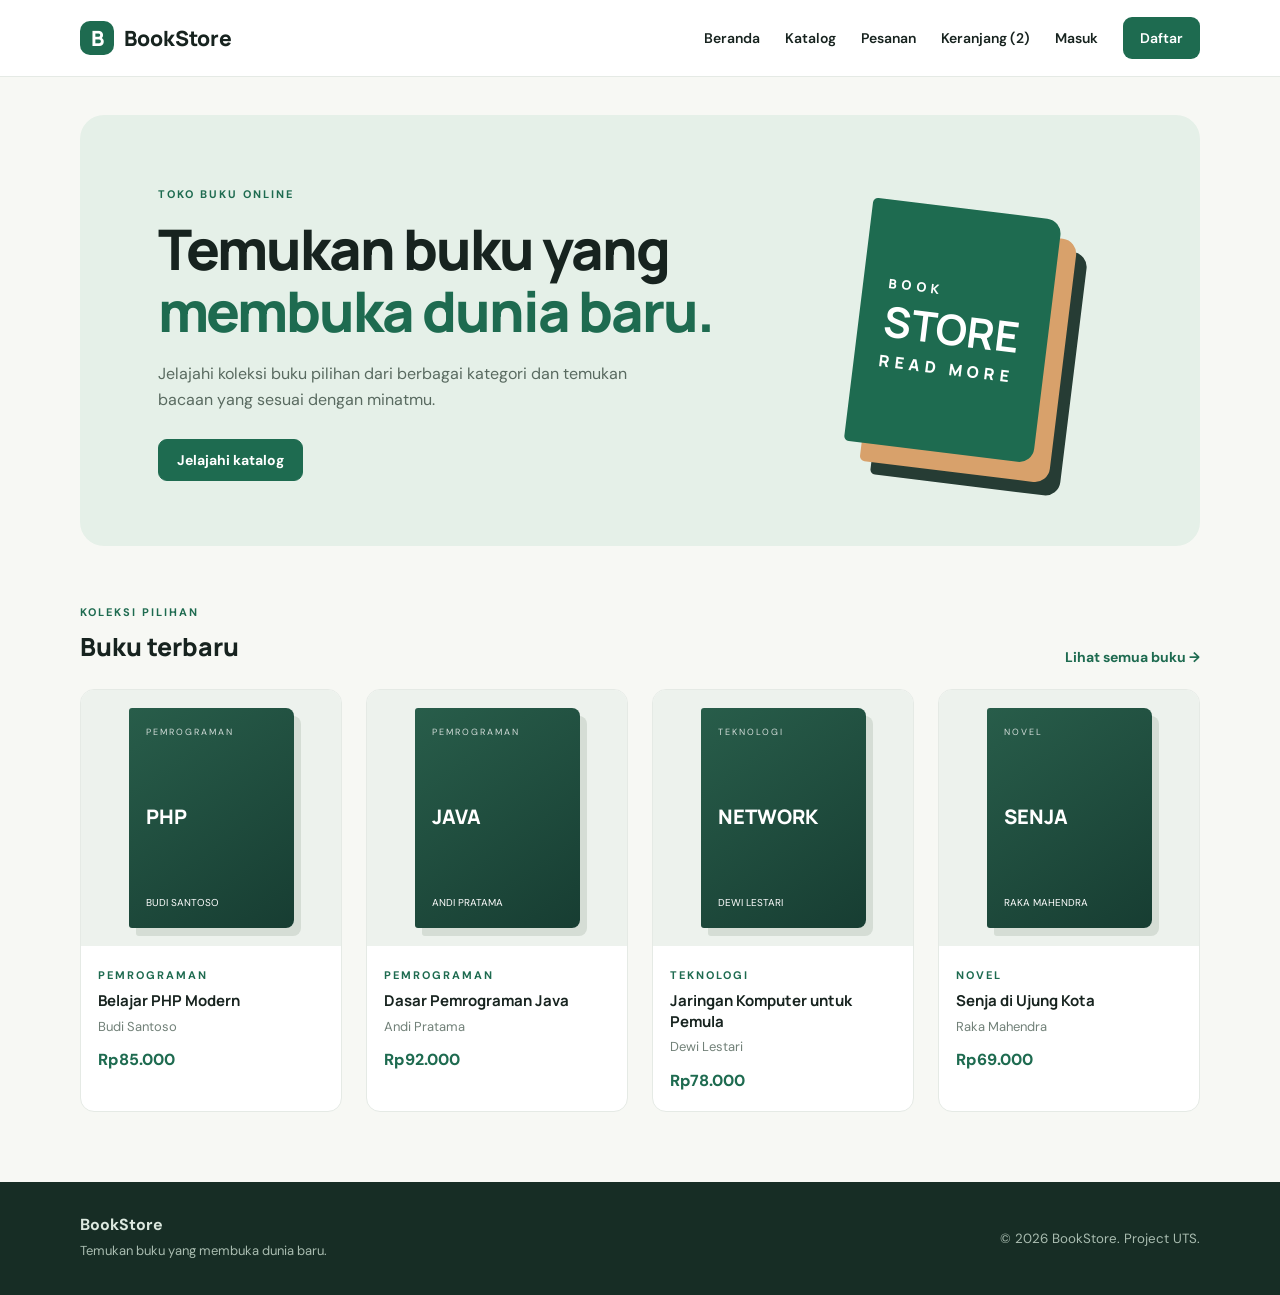
<file: index.html>
<!doctype html><html lang="id"><head><meta charset="utf-8"><meta name="viewport" content="width=device-width, initial-scale=1"><title>Beranda - BookStore</title><link rel="stylesheet" href="assets/css/style.css"></head><body><header class="site-header"><div class="container nav-wrap"><a class="brand" href="index.html"><span class="brand-mark">B</span> BookStore</a><nav><a href="index.html">Beranda</a><a href="pages/katalog.html">Katalog</a><a href="pages/riwayat.html">Pesanan</a><a href="pages/keranjang.html">Keranjang (2)</a><a href="pages/login.html">Masuk</a><a class="nav-cta" href="pages/register.html">Daftar</a></nav></div></header><main class="container main-content"><section class="hero"><div><span class="eyebrow">TOKO BUKU ONLINE</span><h1>Temukan buku yang<br><em>membuka dunia baru.</em></h1><p>Jelajahi koleksi buku pilihan dari berbagai kategori dan temukan bacaan yang sesuai dengan minatmu.</p><a class="btn btn-primary" href="pages/katalog.html">Jelajahi katalog</a></div><div class="hero-art"><div class="book-stack"><span>BOOK</span><b>STORE</b><i>READ MORE</i></div></div></section><div class="section-heading"><div><span class="eyebrow">KOLEKSI PILIHAN</span><h2>Buku terbaru</h2></div><a class="text-link" href="pages/katalog.html">Lihat semua buku →</a></div><div class="book-grid"><article class="book-card"><a class="book-cover" href="pages/detail-buku.html"><div class="cover-art "><small>Pemrograman</small><strong>PHP</strong><span>BUDI SANTOSO</span></div></a><div class="book-info"><span class="eyebrow">Pemrograman</span><h3>Belajar PHP Modern</h3><p>Budi Santoso</p><strong class="price">Rp85.000</strong></div></article><article class="book-card"><a class="book-cover" href="pages/detail-buku.html"><div class="cover-art blue"><small>Pemrograman</small><strong>JAVA</strong><span>ANDI PRATAMA</span></div></a><div class="book-info"><span class="eyebrow">Pemrograman</span><h3>Dasar Pemrograman Java</h3><p>Andi Pratama</p><strong class="price">Rp92.000</strong></div></article><article class="book-card"><a class="book-cover" href="pages/detail-buku.html"><div class="cover-art purple"><small>Teknologi</small><strong>NETWORK</strong><span>DEWI LESTARI</span></div></a><div class="book-info"><span class="eyebrow">Teknologi</span><h3>Jaringan Komputer untuk Pemula</h3><p>Dewi Lestari</p><strong class="price">Rp78.000</strong></div></article><article class="book-card"><a class="book-cover" href="pages/detail-buku.html"><div class="cover-art orange"><small>Novel</small><strong>SENJA</strong><span>RAKA MAHENDRA</span></div></a><div class="book-info"><span class="eyebrow">Novel</span><h3>Senja di Ujung Kota</h3><p>Raka Mahendra</p><strong class="price">Rp69.000</strong></div></article></div></main><footer class="site-footer"><div class="container footer-inner"><div><strong>BookStore</strong><p>Temukan buku yang membuka dunia baru.</p></div><small>© 2026 BookStore. Project UTS.</small></div></footer></body></html>
</file>
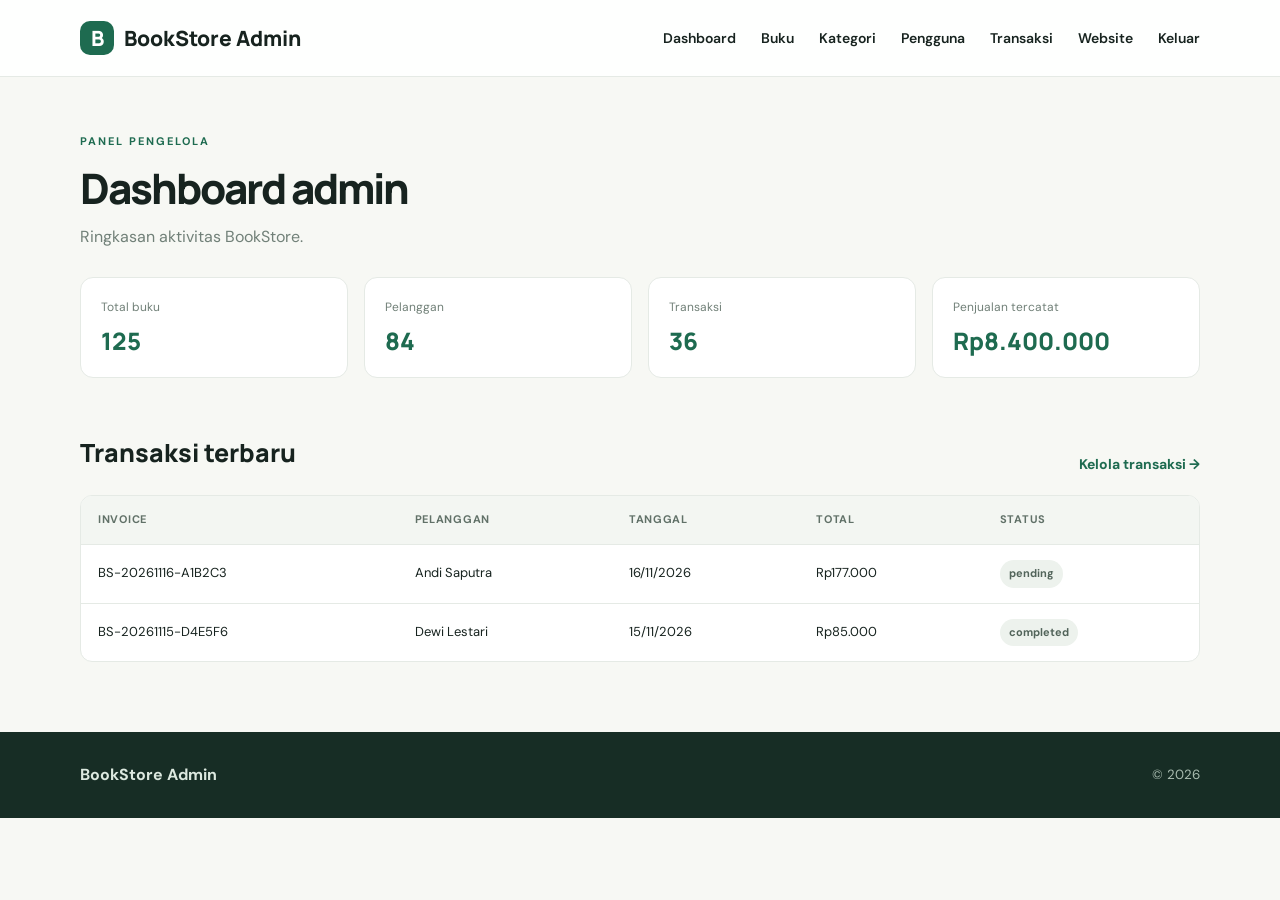
<file: admin/index.html>
<!doctype html><html lang="id"><head><meta charset="utf-8"><meta name="viewport" content="width=device-width, initial-scale=1"><title>Dashboard - BookStore</title><link rel="stylesheet" href="../assets/css/style.css"></head><body><header class="site-header"><div class="container nav-wrap"><a class="brand" href="../index.html"><span class="brand-mark">B</span> BookStore Admin</a><nav><a href="index.html">Dashboard</a><a href="books.html">Buku</a><a href="categories.html">Kategori</a><a href="users.html">Pengguna</a><a href="orders.html">Transaksi</a><a href="../index.html">Website</a><a href="../pages/login.html">Keluar</a></nav></div></header><main class="container main-content"><div class="page-heading"><span class="eyebrow">Panel pengelola</span><h1>Dashboard admin</h1><p>Ringkasan aktivitas BookStore.</p></div><div class="stats-grid"><div class="stat-card"><span>Total buku</span><strong>125</strong></div><div class="stat-card"><span>Pelanggan</span><strong>84</strong></div><div class="stat-card"><span>Transaksi</span><strong>36</strong></div><div class="stat-card"><span>Penjualan tercatat</span><strong>Rp8.400.000</strong></div></div><div class="section-heading"><h2>Transaksi terbaru</h2><a class="text-link" href="orders.html">Kelola transaksi →</a></div><div class="table-wrap"><table><thead><tr><th>Invoice</th><th>Pelanggan</th><th>Tanggal</th><th>Total</th><th>Status</th></tr></thead><tbody><tr><td>BS-20261116-A1B2C3</td><td>Andi Saputra</td><td>16/11/2026</td><td>Rp177.000</td><td><span class="badge">pending</span></td></tr><tr><td>BS-20261115-D4E5F6</td><td>Dewi Lestari</td><td>15/11/2026</td><td>Rp85.000</td><td><span class="badge">completed</span></td></tr></tbody></table></div></main><footer class="site-footer"><div class="container footer-inner"><strong>BookStore Admin</strong><small>© 2026</small></div></footer></body></html>
</file>
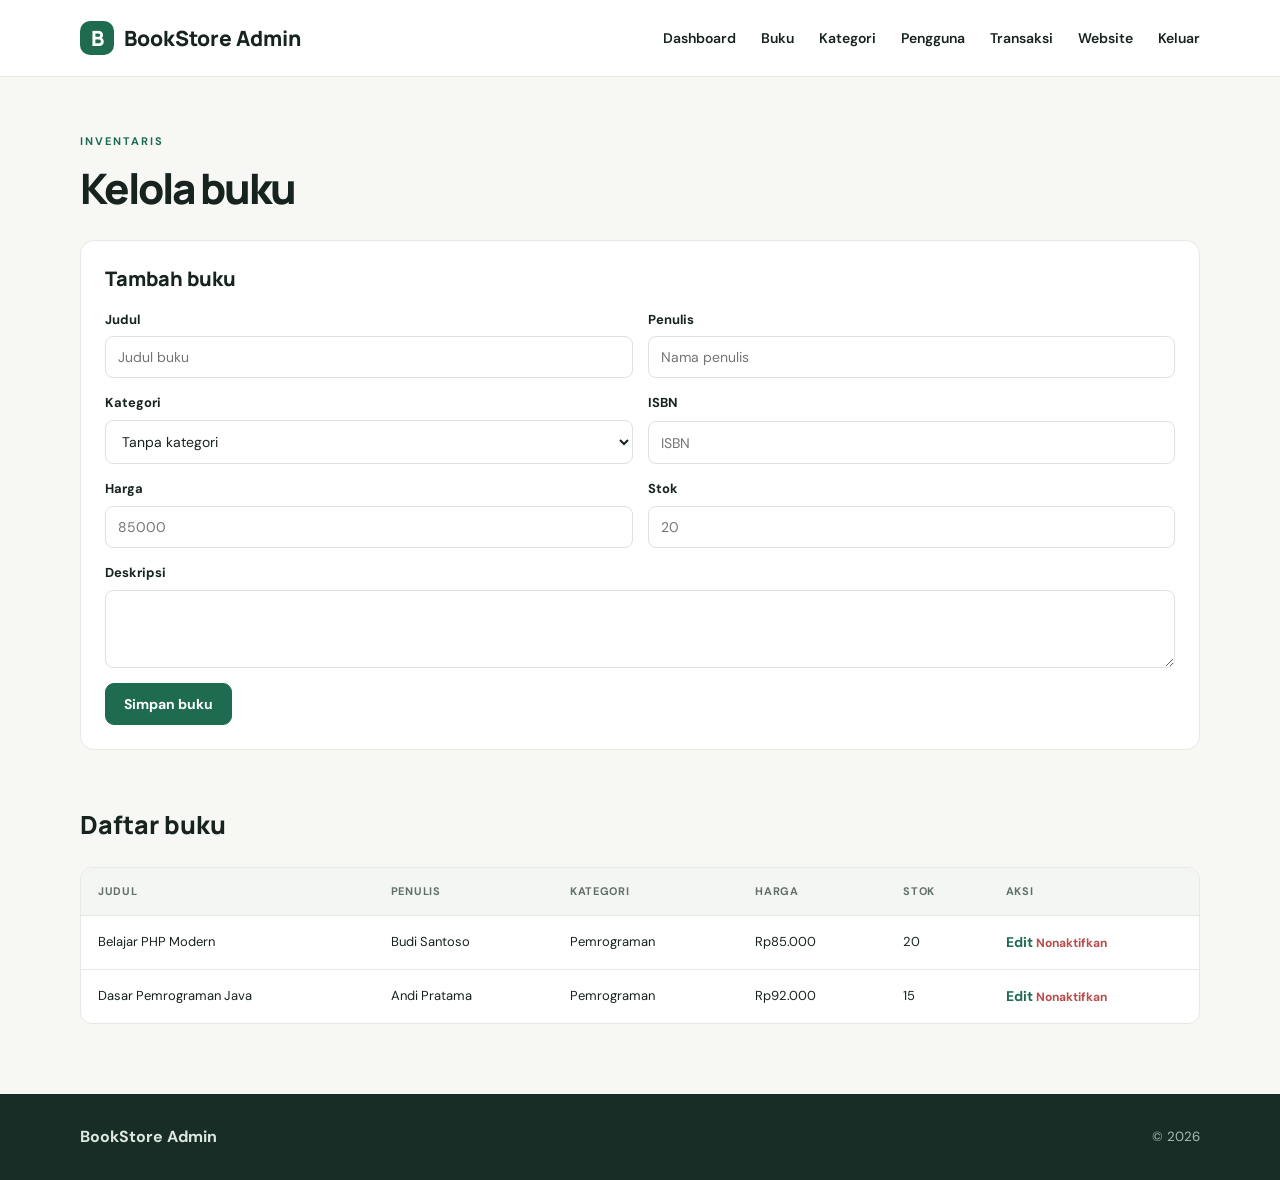
<file: admin/books.html>
<!doctype html><html lang="id"><head><meta charset="utf-8"><meta name="viewport" content="width=device-width, initial-scale=1"><title>Kelola buku - BookStore</title><link rel="stylesheet" href="../assets/css/style.css"></head><body><header class="site-header"><div class="container nav-wrap"><a class="brand" href="../index.html"><span class="brand-mark">B</span> BookStore Admin</a><nav><a href="index.html">Dashboard</a><a href="books.html">Buku</a><a href="categories.html">Kategori</a><a href="users.html">Pengguna</a><a href="orders.html">Transaksi</a><a href="../index.html">Website</a><a href="../pages/login.html">Keluar</a></nav></div></header><main class="container main-content"><div class="page-heading"><span class="eyebrow">Inventaris</span><h1>Kelola buku</h1></div><section class="panel"><h2>Tambah buku</h2><form class="admin-form"><label>Judul<input placeholder="Judul buku"></label><label>Penulis<input placeholder="Nama penulis"></label><label>Kategori<select><option>Tanpa kategori</option><option>Pemrograman</option><option>Teknologi</option></select></label><label>ISBN<input placeholder="ISBN"></label><label>Harga<input type="number" min="0" placeholder="85000"></label><label>Stok<input type="number" min="0" placeholder="20"></label><label class="full">Deskripsi<textarea rows="3"></textarea></label><div class="full"><button class="btn btn-primary" type="button">Simpan buku</button></div></form></section><div class="section-heading"><h2>Daftar buku</h2></div><div class="table-wrap"><table><thead><tr><th>Judul</th><th>Penulis</th><th>Kategori</th><th>Harga</th><th>Stok</th><th>Aksi</th></tr></thead><tbody><tr><td>Belajar PHP Modern</td><td>Budi Santoso</td><td>Pemrograman</td><td>Rp85.000</td><td>20</td><td><a class="text-link" href="#">Edit</a> <button class="link-button danger-text">Nonaktifkan</button></td></tr><tr><td>Dasar Pemrograman Java</td><td>Andi Pratama</td><td>Pemrograman</td><td>Rp92.000</td><td>15</td><td><a class="text-link" href="#">Edit</a> <button class="link-button danger-text">Nonaktifkan</button></td></tr></tbody></table></div></main><footer class="site-footer"><div class="container footer-inner"><strong>BookStore Admin</strong><small>© 2026</small></div></footer></body></html>
</file>
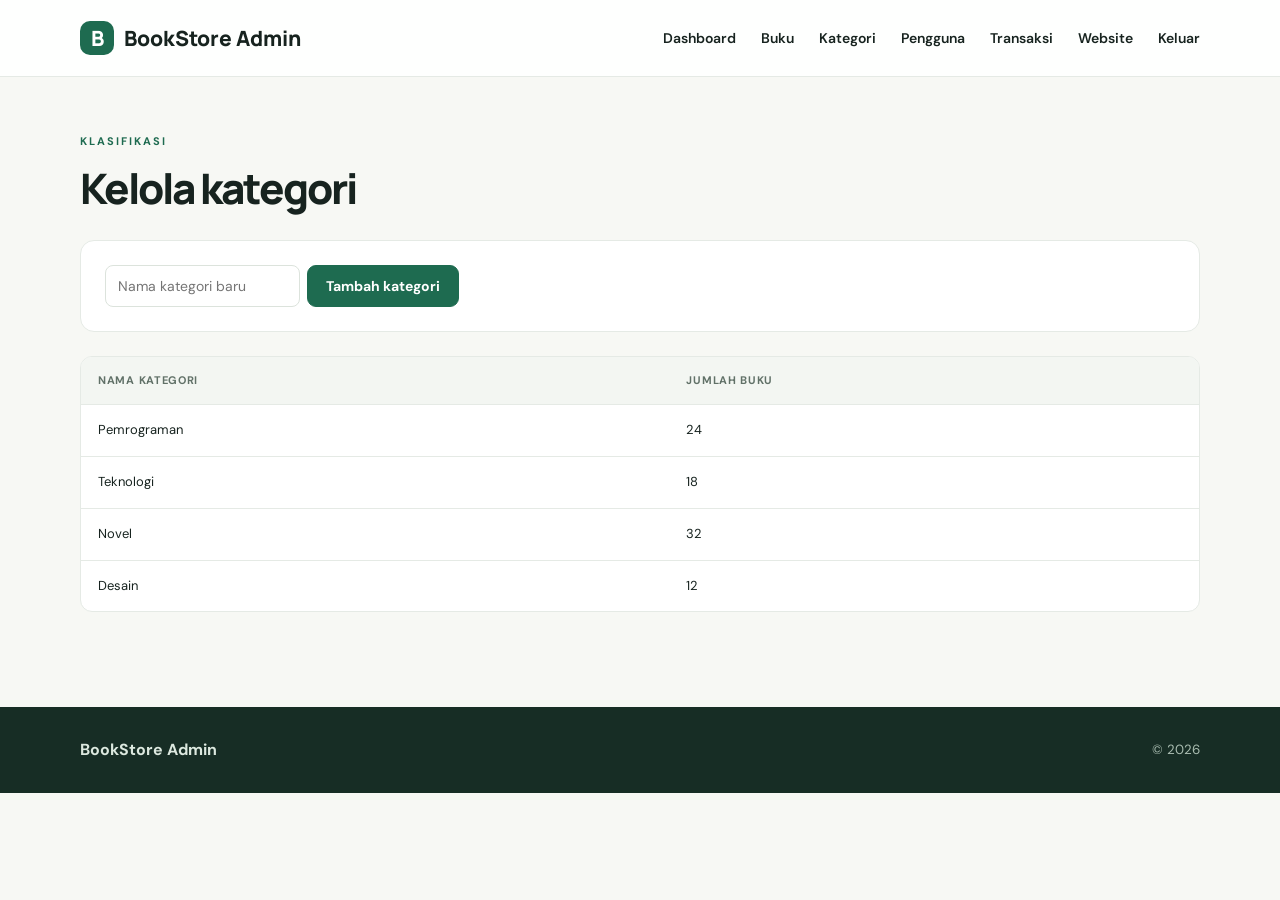
<file: admin/categories.html>
<!doctype html><html lang="id"><head><meta charset="utf-8"><meta name="viewport" content="width=device-width, initial-scale=1"><title>Kategori - BookStore</title><link rel="stylesheet" href="../assets/css/style.css"></head><body><header class="site-header"><div class="container nav-wrap"><a class="brand" href="../index.html"><span class="brand-mark">B</span> BookStore Admin</a><nav><a href="index.html">Dashboard</a><a href="books.html">Buku</a><a href="categories.html">Kategori</a><a href="users.html">Pengguna</a><a href="orders.html">Transaksi</a><a href="../index.html">Website</a><a href="../pages/login.html">Keluar</a></nav></div></header><main class="container main-content"><div class="page-heading"><span class="eyebrow">Klasifikasi</span><h1>Kelola kategori</h1></div><section class="panel"><form class="inline-form"><input placeholder="Nama kategori baru"><button class="btn btn-primary" type="button">Tambah kategori</button></form></section><div class="table-wrap"><table><thead><tr><th>Nama kategori</th><th>Jumlah buku</th></tr></thead><tbody><tr><td>Pemrograman</td><td>24</td></tr><tr><td>Teknologi</td><td>18</td></tr><tr><td>Novel</td><td>32</td></tr><tr><td>Desain</td><td>12</td></tr></tbody></table></div></main><footer class="site-footer"><div class="container footer-inner"><strong>BookStore Admin</strong><small>© 2026</small></div></footer></body></html>
</file>
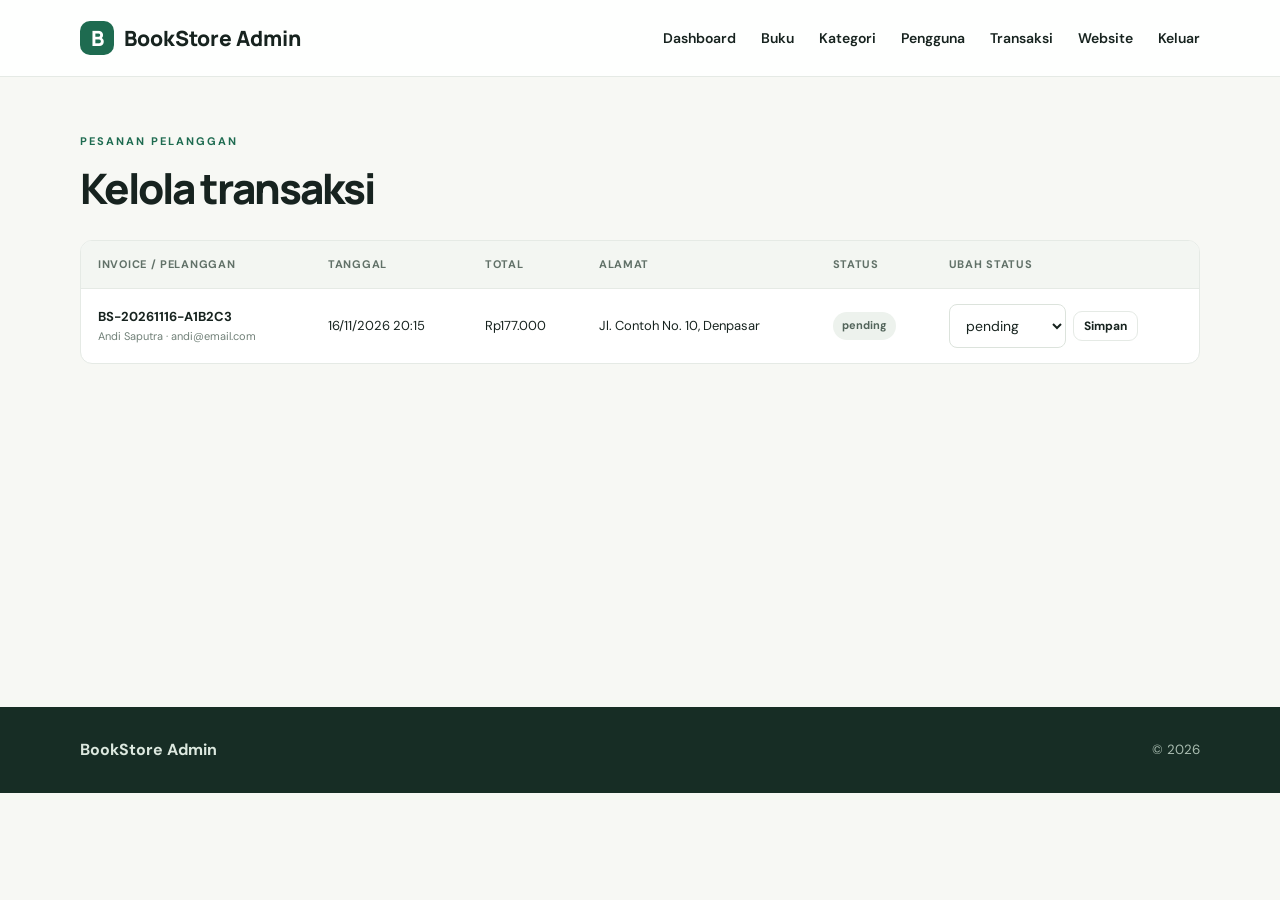
<file: admin/orders.html>
<!doctype html><html lang="id"><head><meta charset="utf-8"><meta name="viewport" content="width=device-width, initial-scale=1"><title>Transaksi - BookStore</title><link rel="stylesheet" href="../assets/css/style.css"></head><body><header class="site-header"><div class="container nav-wrap"><a class="brand" href="../index.html"><span class="brand-mark">B</span> BookStore Admin</a><nav><a href="index.html">Dashboard</a><a href="books.html">Buku</a><a href="categories.html">Kategori</a><a href="users.html">Pengguna</a><a href="orders.html">Transaksi</a><a href="../index.html">Website</a><a href="../pages/login.html">Keluar</a></nav></div></header><main class="container main-content"><div class="page-heading"><span class="eyebrow">Pesanan pelanggan</span><h1>Kelola transaksi</h1></div><div class="table-wrap"><table><thead><tr><th>Invoice / Pelanggan</th><th>Tanggal</th><th>Total</th><th>Alamat</th><th>Status</th><th>Ubah status</th></tr></thead><tbody><tr><td><strong>BS-20261116-A1B2C3</strong><small class="table-sub">Andi Saputra · andi@email.com</small></td><td>16/11/2026 20:15</td><td>Rp177.000</td><td>Jl. Contoh No. 10, Denpasar</td><td><span class="badge">pending</span></td><td><form class="inline-form"><select><option>pending</option><option>paid</option><option>processing</option><option>shipped</option><option>completed</option><option>cancelled</option></select><button class="btn btn-small" type="button">Simpan</button></form></td></tr></tbody></table></div></main><footer class="site-footer"><div class="container footer-inner"><strong>BookStore Admin</strong><small>© 2026</small></div></footer></body></html>
</file>
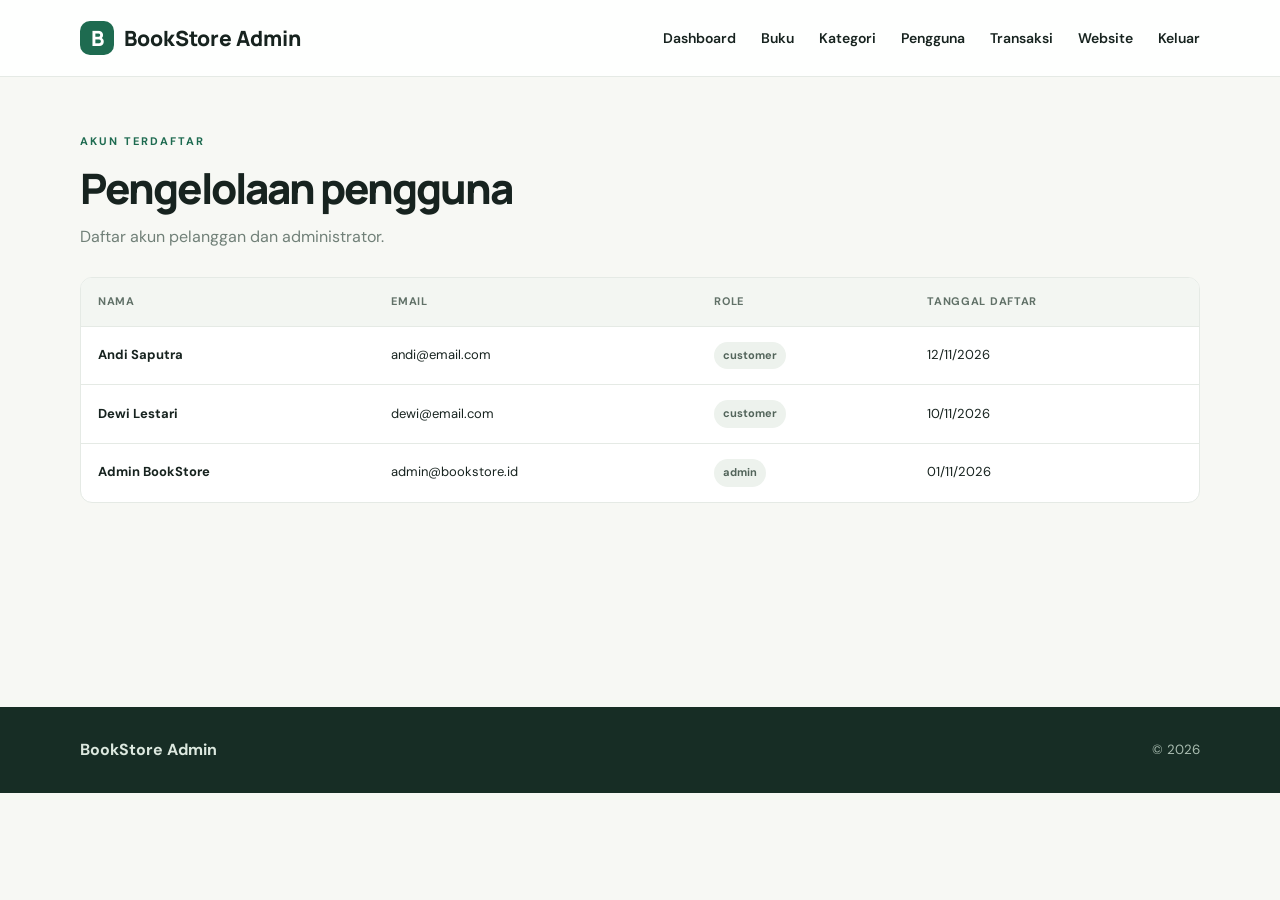
<file: admin/users.html>
<!doctype html><html lang="id"><head><meta charset="utf-8"><meta name="viewport" content="width=device-width, initial-scale=1"><title>Pengguna - BookStore</title><link rel="stylesheet" href="../assets/css/style.css"></head><body><header class="site-header"><div class="container nav-wrap"><a class="brand" href="../index.html"><span class="brand-mark">B</span> BookStore Admin</a><nav><a href="index.html">Dashboard</a><a href="books.html">Buku</a><a href="categories.html">Kategori</a><a href="users.html">Pengguna</a><a href="orders.html">Transaksi</a><a href="../index.html">Website</a><a href="../pages/login.html">Keluar</a></nav></div></header><main class="container main-content"><div class="page-heading"><span class="eyebrow">Akun terdaftar</span><h1>Pengelolaan pengguna</h1><p>Daftar akun pelanggan dan administrator.</p></div><div class="table-wrap"><table><thead><tr><th>Nama</th><th>Email</th><th>Role</th><th>Tanggal daftar</th></tr></thead><tbody><tr><td><strong>Andi Saputra</strong></td><td>andi@email.com</td><td><span class="badge">customer</span></td><td>12/11/2026</td></tr><tr><td><strong>Dewi Lestari</strong></td><td>dewi@email.com</td><td><span class="badge">customer</span></td><td>10/11/2026</td></tr><tr><td><strong>Admin BookStore</strong></td><td>admin@bookstore.id</td><td><span class="badge">admin</span></td><td>01/11/2026</td></tr></tbody></table></div></main><footer class="site-footer"><div class="container footer-inner"><strong>BookStore Admin</strong><small>© 2026</small></div></footer></body></html>
</file>
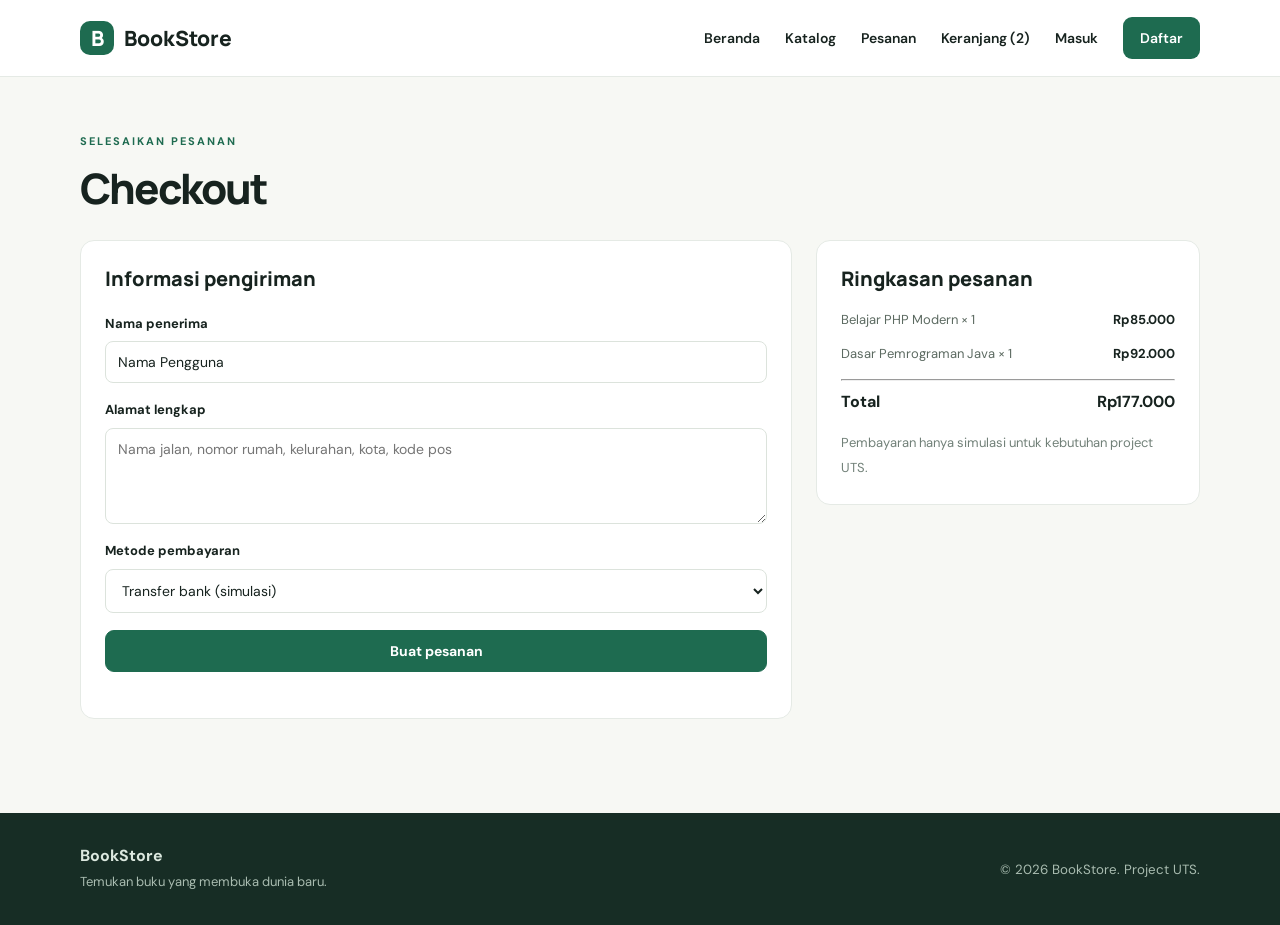
<file: pages/checkout.html>
<!doctype html><html lang="id"><head><meta charset="utf-8"><meta name="viewport" content="width=device-width, initial-scale=1"><title>Checkout - BookStore</title><link rel="stylesheet" href="../assets/css/style.css"></head><body><header class="site-header"><div class="container nav-wrap"><a class="brand" href="../index.html"><span class="brand-mark">B</span> BookStore</a><nav><a href="../index.html">Beranda</a><a href="../pages/katalog.html">Katalog</a><a href="../pages/riwayat.html">Pesanan</a><a href="../pages/keranjang.html">Keranjang (2)</a><a href="../pages/login.html">Masuk</a><a class="nav-cta" href="../pages/register.html">Daftar</a></nav></div></header><main class="container main-content"><div class="page-heading"><span class="eyebrow">Selesaikan pesanan</span><h1>Checkout</h1></div><div class="checkout-layout"><section class="panel"><h2>Informasi pengiriman</h2><form class="form-stack"><label>Nama penerima<input value="Nama Pengguna" disabled></label><label>Alamat lengkap<textarea rows="4" placeholder="Nama jalan, nomor rumah, kelurahan, kota, kode pos"></textarea></label><label>Metode pembayaran<select><option>Transfer bank (simulasi)</option><option>E-Wallet (simulasi)</option><option>Bayar di tempat (COD)</option></select></label><button class="btn btn-primary" type="button">Buat pesanan</button></form></section><aside class="panel"><h2>Ringkasan pesanan</h2><div class="summary-line"><span>Belajar PHP Modern × 1</span><strong>Rp85.000</strong></div><div class="summary-line"><span>Dasar Pemrograman Java × 1</span><strong>Rp92.000</strong></div><hr><div class="summary-line total-line"><span>Total</span><strong>Rp177.000</strong></div><small class="muted">Pembayaran hanya simulasi untuk kebutuhan project UTS.</small></aside></div></main><footer class="site-footer"><div class="container footer-inner"><div><strong>BookStore</strong><p>Temukan buku yang membuka dunia baru.</p></div><small>© 2026 BookStore. Project UTS.</small></div></footer></body></html>
</file>
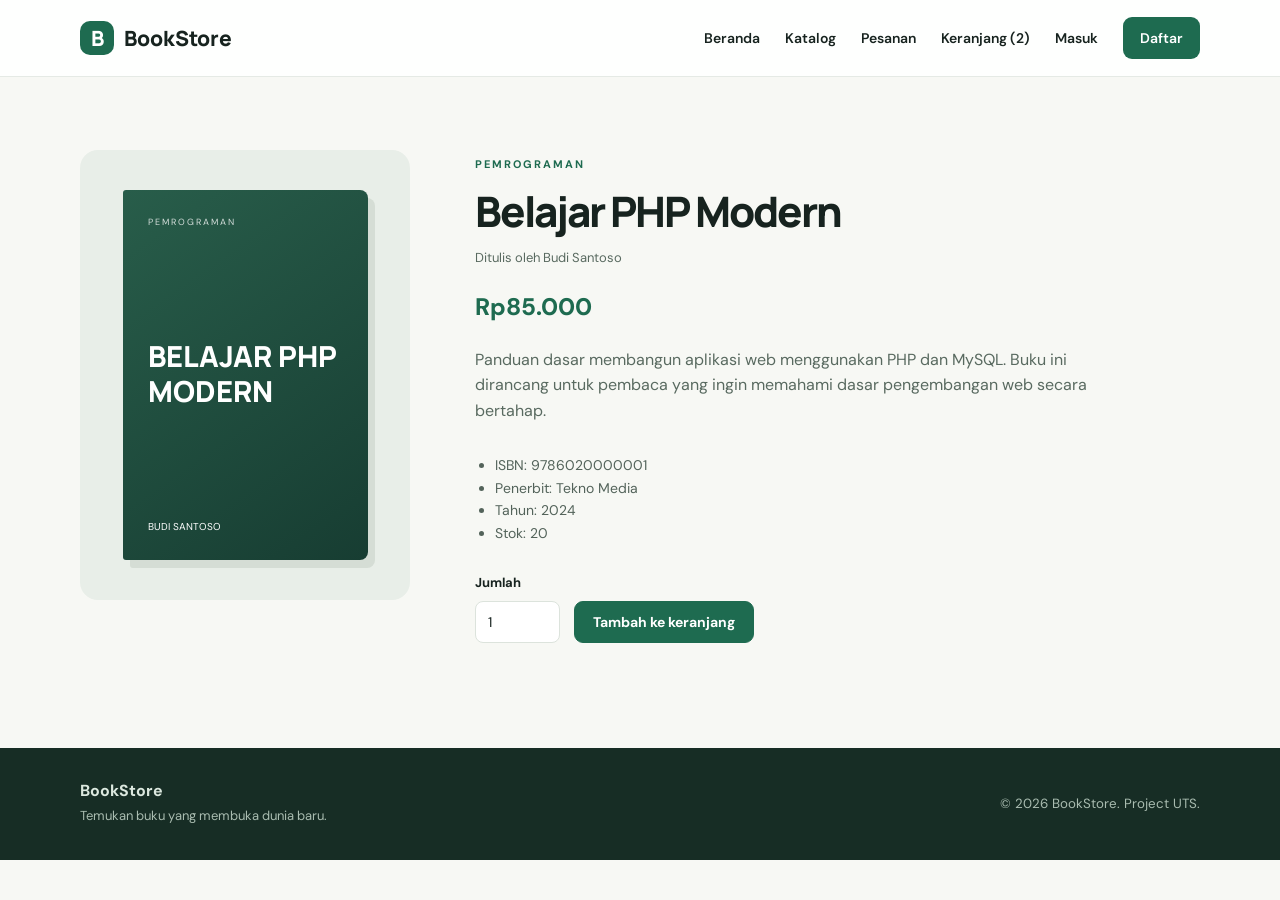
<file: pages/detail-buku.html>
<!doctype html><html lang="id"><head><meta charset="utf-8"><meta name="viewport" content="width=device-width, initial-scale=1"><title>Belajar PHP Modern - BookStore</title><link rel="stylesheet" href="../assets/css/style.css"></head><body><header class="site-header"><div class="container nav-wrap"><a class="brand" href="../index.html"><span class="brand-mark">B</span> BookStore</a><nav><a href="../index.html">Beranda</a><a href="../pages/katalog.html">Katalog</a><a href="../pages/riwayat.html">Pesanan</a><a href="../pages/keranjang.html">Keranjang (2)</a><a href="../pages/login.html">Masuk</a><a class="nav-cta" href="../pages/register.html">Daftar</a></nav></div></header><main class="container main-content"><div class="detail-layout"><div class="detail-cover"><div class="cover-art large"><small>PEMROGRAMAN</small><strong>BELAJAR PHP MODERN</strong><span>BUDI SANTOSO</span></div></div><div class="detail-copy"><span class="eyebrow">Pemrograman</span><h1>Belajar PHP Modern</h1><p class="muted">Ditulis oleh Budi Santoso</p><h2 class="price">Rp85.000</h2><p>Panduan dasar membangun aplikasi web menggunakan PHP dan MySQL. Buku ini dirancang untuk pembaca yang ingin memahami dasar pengembangan web secara bertahap.</p><ul class="book-meta"><li>ISBN: 9786020000001</li><li>Penerbit: Tekno Media</li><li>Tahun: 2024</li><li>Stok: 20</li></ul><form class="add-form"><label>Jumlah <input type="number" value="1" min="1" max="20"></label><a class="btn btn-primary" href="login.html">Tambah ke keranjang</a></form></div></div></main><footer class="site-footer"><div class="container footer-inner"><div><strong>BookStore</strong><p>Temukan buku yang membuka dunia baru.</p></div><small>© 2026 BookStore. Project UTS.</small></div></footer></body></html>
</file>
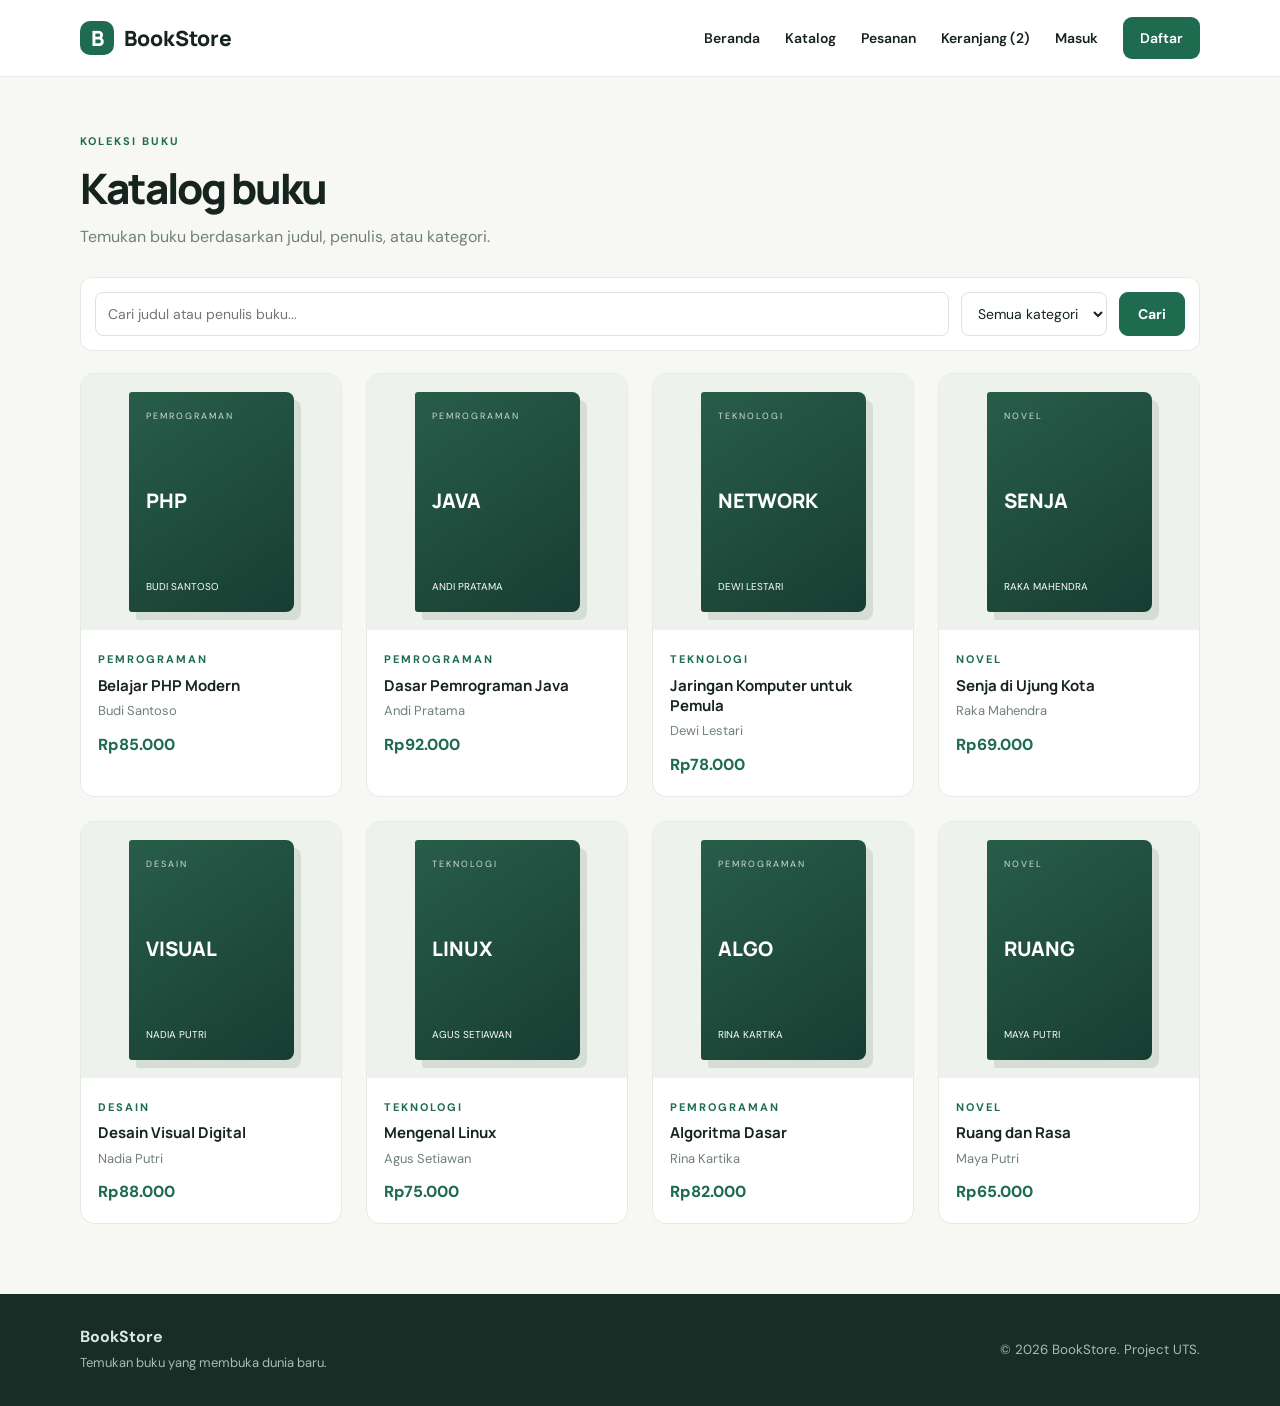
<file: pages/katalog.html>
<!doctype html><html lang="id"><head><meta charset="utf-8"><meta name="viewport" content="width=device-width, initial-scale=1"><title>Katalog buku - BookStore</title><link rel="stylesheet" href="../assets/css/style.css"></head><body><header class="site-header"><div class="container nav-wrap"><a class="brand" href="../index.html"><span class="brand-mark">B</span> BookStore</a><nav><a href="../index.html">Beranda</a><a href="../pages/katalog.html">Katalog</a><a href="../pages/riwayat.html">Pesanan</a><a href="../pages/keranjang.html">Keranjang (2)</a><a href="../pages/login.html">Masuk</a><a class="nav-cta" href="../pages/register.html">Daftar</a></nav></div></header><main class="container main-content"><div class="page-heading"><span class="eyebrow">KOLEKSI BUKU</span><h1>Katalog buku</h1><p>Temukan buku berdasarkan judul, penulis, atau kategori.</p></div><form class="filter-bar"><input type="search" placeholder="Cari judul atau penulis buku..."><select><option>Semua kategori</option><option>Pemrograman</option><option>Teknologi</option><option>Novel</option><option>Desain</option></select><button class="btn btn-primary" type="button">Cari</button></form><div class="book-grid"><article class="book-card"><a class="book-cover" href="../pages/detail-buku.html"><div class="cover-art "><small>Pemrograman</small><strong>PHP</strong><span>BUDI SANTOSO</span></div></a><div class="book-info"><span class="eyebrow">Pemrograman</span><h3>Belajar PHP Modern</h3><p>Budi Santoso</p><strong class="price">Rp85.000</strong></div></article><article class="book-card"><a class="book-cover" href="../pages/detail-buku.html"><div class="cover-art blue"><small>Pemrograman</small><strong>JAVA</strong><span>ANDI PRATAMA</span></div></a><div class="book-info"><span class="eyebrow">Pemrograman</span><h3>Dasar Pemrograman Java</h3><p>Andi Pratama</p><strong class="price">Rp92.000</strong></div></article><article class="book-card"><a class="book-cover" href="../pages/detail-buku.html"><div class="cover-art purple"><small>Teknologi</small><strong>NETWORK</strong><span>DEWI LESTARI</span></div></a><div class="book-info"><span class="eyebrow">Teknologi</span><h3>Jaringan Komputer untuk Pemula</h3><p>Dewi Lestari</p><strong class="price">Rp78.000</strong></div></article><article class="book-card"><a class="book-cover" href="../pages/detail-buku.html"><div class="cover-art orange"><small>Novel</small><strong>SENJA</strong><span>RAKA MAHENDRA</span></div></a><div class="book-info"><span class="eyebrow">Novel</span><h3>Senja di Ujung Kota</h3><p>Raka Mahendra</p><strong class="price">Rp69.000</strong></div></article><article class="book-card"><a class="book-cover" href="../pages/detail-buku.html"><div class="cover-art blue"><small>Desain</small><strong>VISUAL</strong><span>NADIA PUTRI</span></div></a><div class="book-info"><span class="eyebrow">Desain</span><h3>Desain Visual Digital</h3><p>Nadia Putri</p><strong class="price">Rp88.000</strong></div></article><article class="book-card"><a class="book-cover" href="../pages/detail-buku.html"><div class="cover-art purple"><small>Teknologi</small><strong>LINUX</strong><span>AGUS SETIAWAN</span></div></a><div class="book-info"><span class="eyebrow">Teknologi</span><h3>Mengenal Linux</h3><p>Agus Setiawan</p><strong class="price">Rp75.000</strong></div></article><article class="book-card"><a class="book-cover" href="../pages/detail-buku.html"><div class="cover-art "><small>Pemrograman</small><strong>ALGO</strong><span>RINA KARTIKA</span></div></a><div class="book-info"><span class="eyebrow">Pemrograman</span><h3>Algoritma Dasar</h3><p>Rina Kartika</p><strong class="price">Rp82.000</strong></div></article><article class="book-card"><a class="book-cover" href="../pages/detail-buku.html"><div class="cover-art orange"><small>Novel</small><strong>RUANG</strong><span>MAYA PUTRI</span></div></a><div class="book-info"><span class="eyebrow">Novel</span><h3>Ruang dan Rasa</h3><p>Maya Putri</p><strong class="price">Rp65.000</strong></div></article></div></main><footer class="site-footer"><div class="container footer-inner"><div><strong>BookStore</strong><p>Temukan buku yang membuka dunia baru.</p></div><small>© 2026 BookStore. Project UTS.</small></div></footer></body></html>
</file>
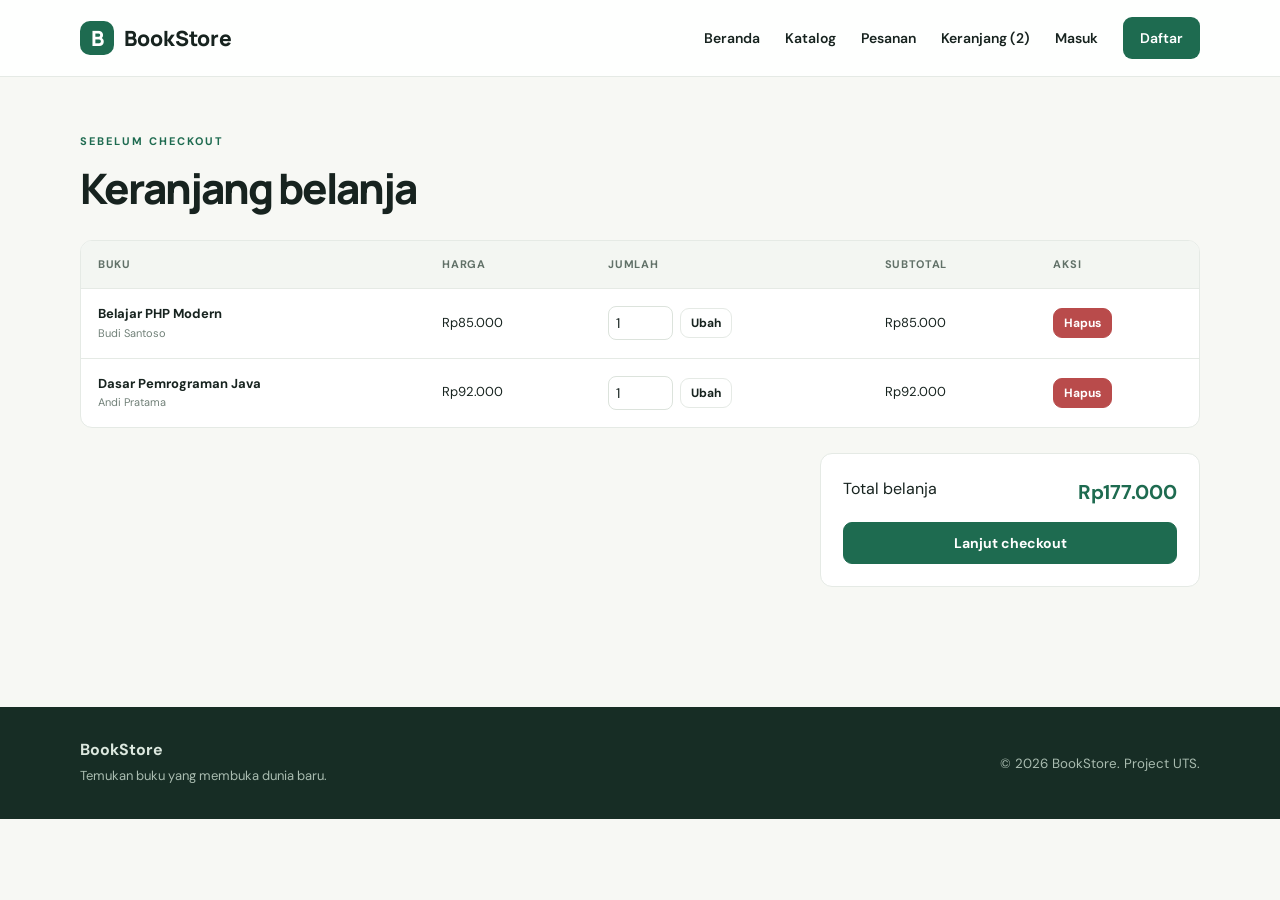
<file: pages/keranjang.html>
<!doctype html><html lang="id"><head><meta charset="utf-8"><meta name="viewport" content="width=device-width, initial-scale=1"><title>Keranjang - BookStore</title><link rel="stylesheet" href="../assets/css/style.css"></head><body><header class="site-header"><div class="container nav-wrap"><a class="brand" href="../index.html"><span class="brand-mark">B</span> BookStore</a><nav><a href="../index.html">Beranda</a><a href="../pages/katalog.html">Katalog</a><a href="../pages/riwayat.html">Pesanan</a><a href="../pages/keranjang.html">Keranjang (2)</a><a href="../pages/login.html">Masuk</a><a class="nav-cta" href="../pages/register.html">Daftar</a></nav></div></header><main class="container main-content"><div class="page-heading"><span class="eyebrow">Sebelum checkout</span><h1>Keranjang belanja</h1></div><div class="table-wrap"><table><thead><tr><th>Buku</th><th>Harga</th><th>Jumlah</th><th>Subtotal</th><th>Aksi</th></tr></thead><tbody><tr><td><strong>Belajar PHP Modern</strong><small class="table-sub">Budi Santoso</small></td><td>Rp85.000</td><td><form class="inline-form"><input class="qty-input" type="number" value="1" min="1"><button class="btn btn-small" type="button">Ubah</button></form></td><td>Rp85.000</td><td><button class="btn btn-small btn-danger" type="button">Hapus</button></td></tr><tr><td><strong>Dasar Pemrograman Java</strong><small class="table-sub">Andi Pratama</small></td><td>Rp92.000</td><td><form class="inline-form"><input class="qty-input" type="number" value="1" min="1"><button class="btn btn-small" type="button">Ubah</button></form></td><td>Rp92.000</td><td><button class="btn btn-small btn-danger" type="button">Hapus</button></td></tr></tbody></table></div><div class="cart-summary"><div><span>Total belanja</span><strong>Rp177.000</strong></div><a class="btn btn-primary" href="checkout.html">Lanjut checkout</a></div></main><footer class="site-footer"><div class="container footer-inner"><div><strong>BookStore</strong><p>Temukan buku yang membuka dunia baru.</p></div><small>© 2026 BookStore. Project UTS.</small></div></footer></body></html>
</file>
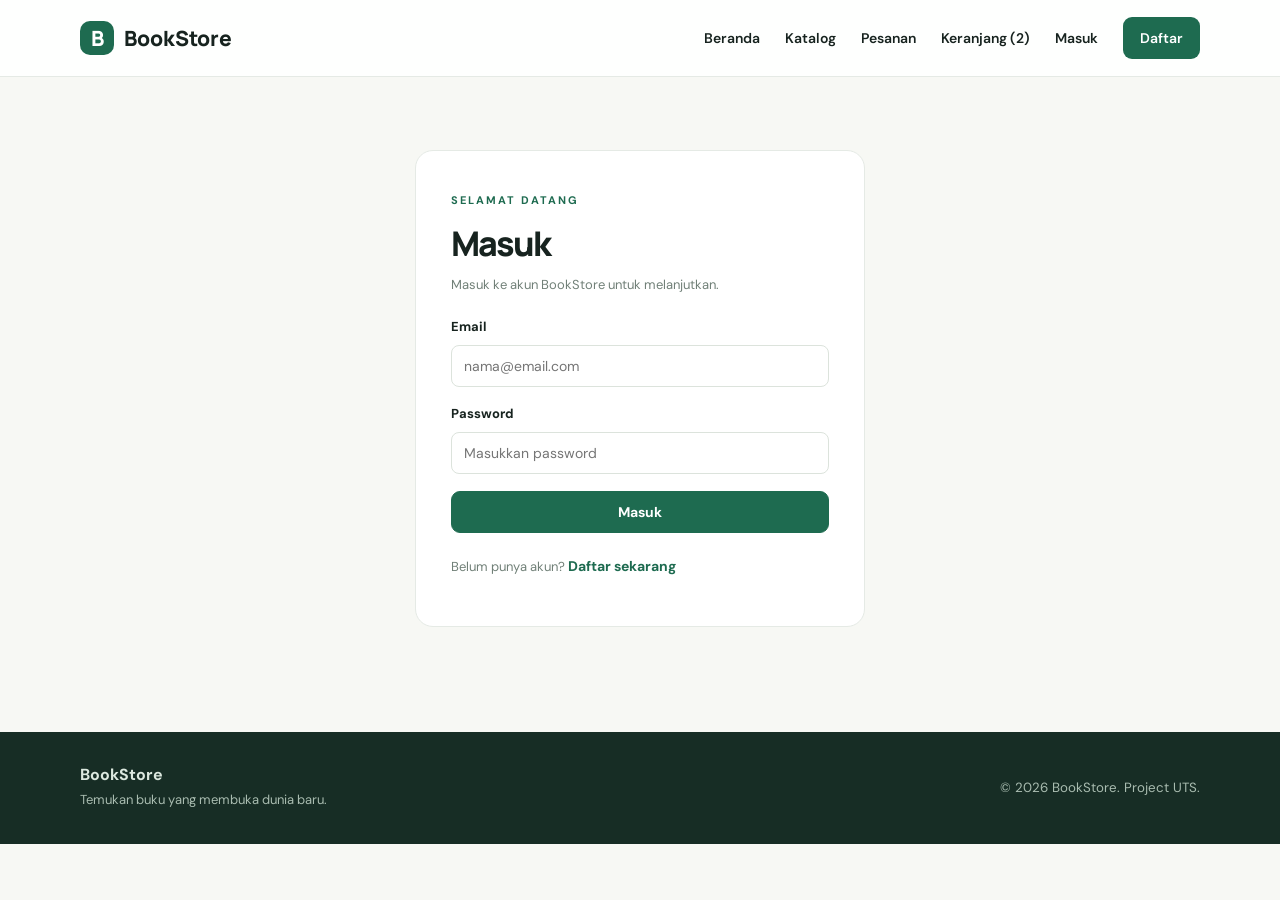
<file: pages/login.html>
<!doctype html><html lang="id"><head><meta charset="utf-8"><meta name="viewport" content="width=device-width, initial-scale=1"><title>Masuk - BookStore</title><link rel="stylesheet" href="../assets/css/style.css"></head><body><header class="site-header"><div class="container nav-wrap"><a class="brand" href="../index.html"><span class="brand-mark">B</span> BookStore</a><nav><a href="../index.html">Beranda</a><a href="../pages/katalog.html">Katalog</a><a href="../pages/riwayat.html">Pesanan</a><a href="../pages/keranjang.html">Keranjang (2)</a><a href="../pages/login.html">Masuk</a><a class="nav-cta" href="../pages/register.html">Daftar</a></nav></div></header><main class="container main-content"><section class="auth-card"><span class="eyebrow">SELAMAT DATANG</span><h1>Masuk</h1><p class="muted">Masuk ke akun BookStore untuk melanjutkan.</p><form class="form-stack"><label>Email<input type="email" placeholder="nama@email.com"></label><label>Password<input type="password" placeholder="Masukkan password"></label><button class="btn btn-primary" type="button">Masuk</button></form><p class="muted">Belum punya akun? <a class="text-link" href="register.html">Daftar sekarang</a></p></section></main><footer class="site-footer"><div class="container footer-inner"><div><strong>BookStore</strong><p>Temukan buku yang membuka dunia baru.</p></div><small>© 2026 BookStore. Project UTS.</small></div></footer></body></html>
</file>
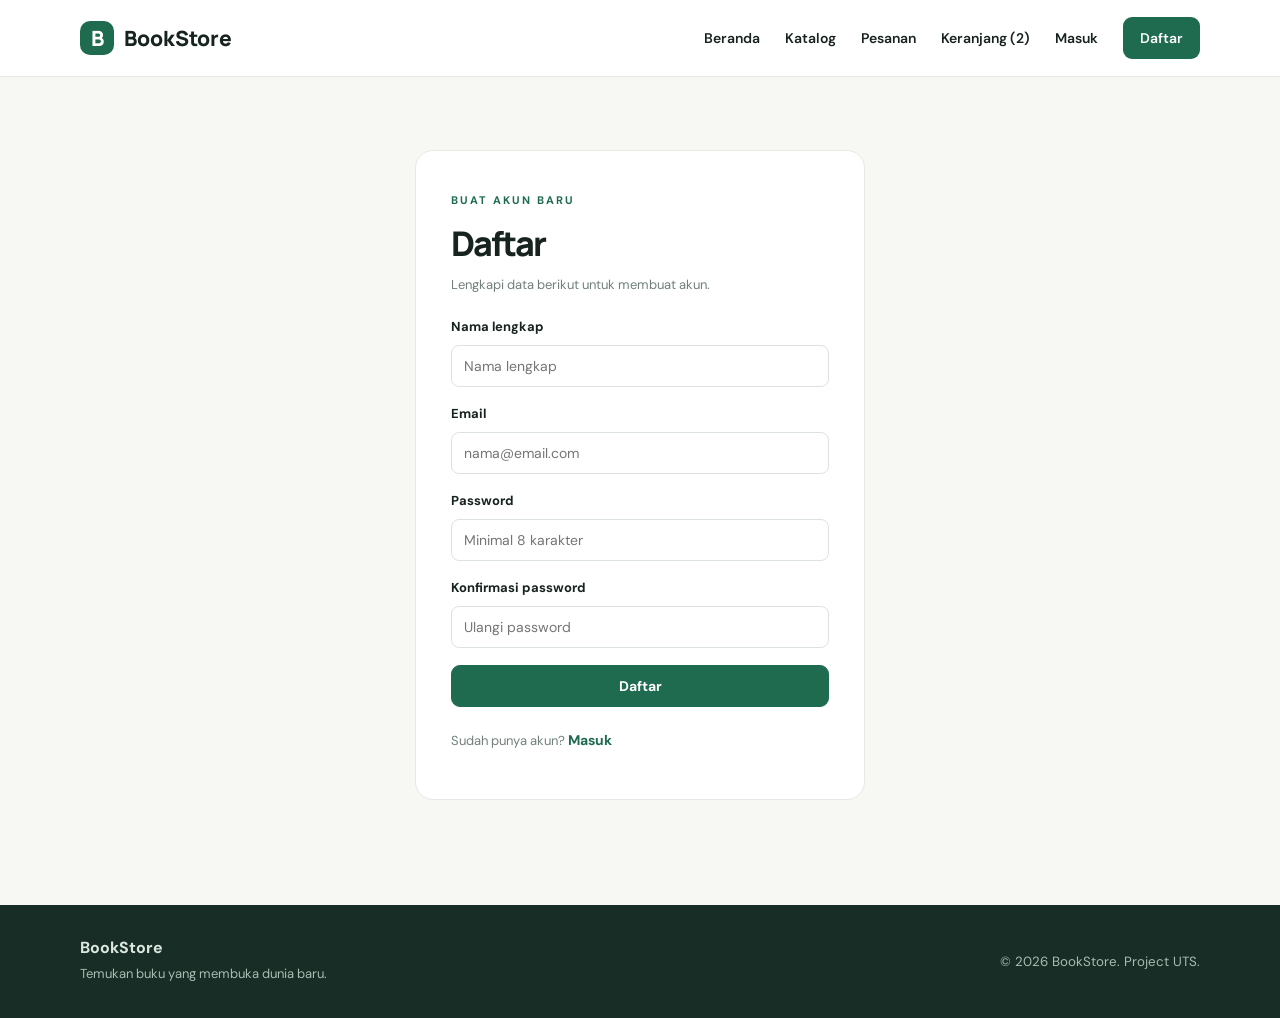
<file: pages/register.html>
<!doctype html><html lang="id"><head><meta charset="utf-8"><meta name="viewport" content="width=device-width, initial-scale=1"><title>Daftar - BookStore</title><link rel="stylesheet" href="../assets/css/style.css"></head><body><header class="site-header"><div class="container nav-wrap"><a class="brand" href="../index.html"><span class="brand-mark">B</span> BookStore</a><nav><a href="../index.html">Beranda</a><a href="../pages/katalog.html">Katalog</a><a href="../pages/riwayat.html">Pesanan</a><a href="../pages/keranjang.html">Keranjang (2)</a><a href="../pages/login.html">Masuk</a><a class="nav-cta" href="../pages/register.html">Daftar</a></nav></div></header><main class="container main-content"><section class="auth-card"><span class="eyebrow">BUAT AKUN BARU</span><h1>Daftar</h1><p class="muted">Lengkapi data berikut untuk membuat akun.</p><form class="form-stack"><label>Nama lengkap<input placeholder="Nama lengkap"></label><label>Email<input type="email" placeholder="nama@email.com"></label><label>Password<input type="password" placeholder="Minimal 8 karakter"></label><label>Konfirmasi password<input type="password" placeholder="Ulangi password"></label><button class="btn btn-primary" type="button">Daftar</button></form><p class="muted">Sudah punya akun? <a class="text-link" href="login.html">Masuk</a></p></section></main><footer class="site-footer"><div class="container footer-inner"><div><strong>BookStore</strong><p>Temukan buku yang membuka dunia baru.</p></div><small>© 2026 BookStore. Project UTS.</small></div></footer></body></html>
</file>
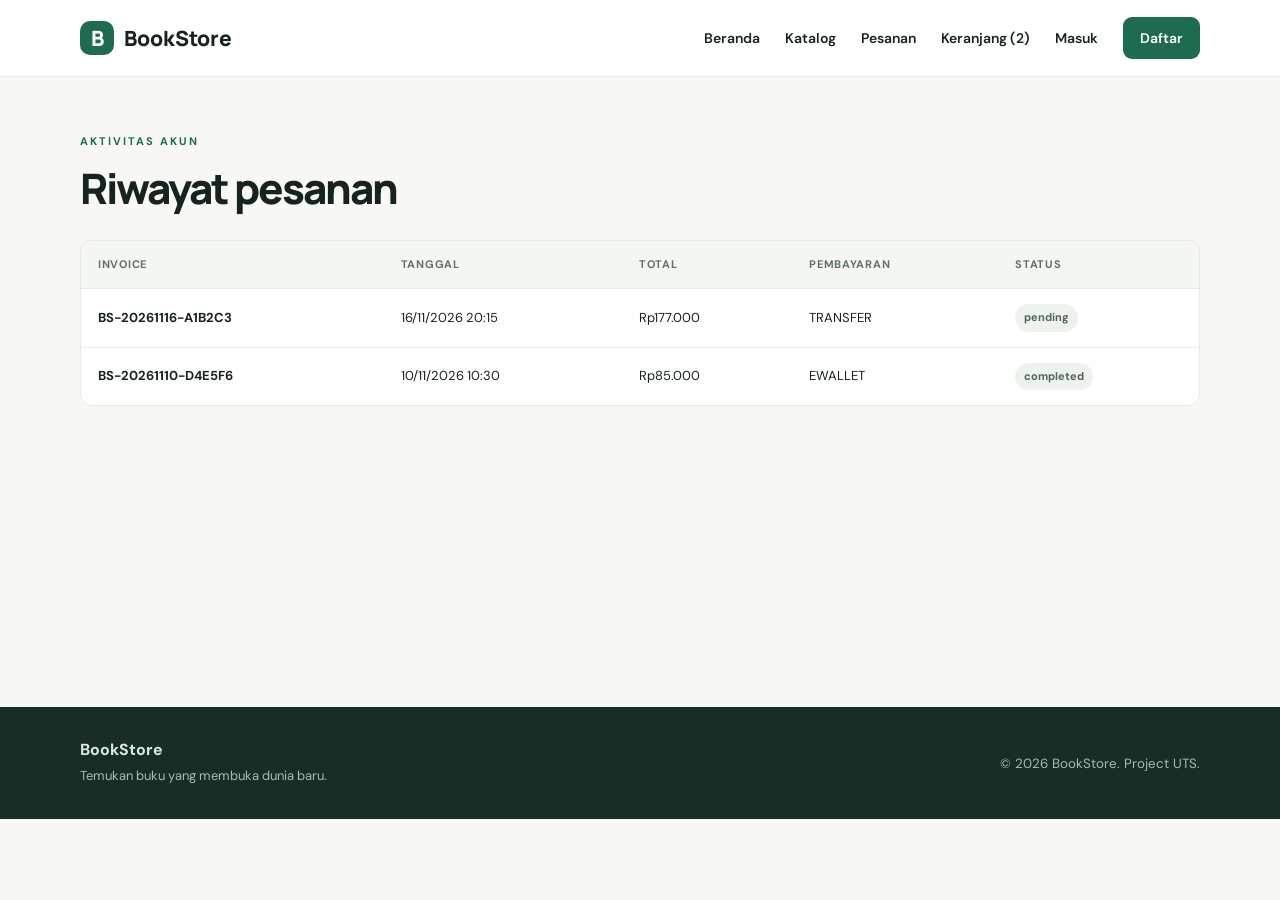
<file: pages/riwayat.html>
<!doctype html><html lang="id"><head><meta charset="utf-8"><meta name="viewport" content="width=device-width, initial-scale=1"><title>Riwayat pesanan - BookStore</title><link rel="stylesheet" href="../assets/css/style.css"></head><body><header class="site-header"><div class="container nav-wrap"><a class="brand" href="../index.html"><span class="brand-mark">B</span> BookStore</a><nav><a href="../index.html">Beranda</a><a href="../pages/katalog.html">Katalog</a><a href="../pages/riwayat.html">Pesanan</a><a href="../pages/keranjang.html">Keranjang (2)</a><a href="../pages/login.html">Masuk</a><a class="nav-cta" href="../pages/register.html">Daftar</a></nav></div></header><main class="container main-content"><div class="page-heading"><span class="eyebrow">Aktivitas akun</span><h1>Riwayat pesanan</h1></div><div class="table-wrap"><table><thead><tr><th>Invoice</th><th>Tanggal</th><th>Total</th><th>Pembayaran</th><th>Status</th></tr></thead><tbody><tr><td><strong>BS-20261116-A1B2C3</strong></td><td>16/11/2026 20:15</td><td>Rp177.000</td><td>TRANSFER</td><td><span class="badge">pending</span></td></tr><tr><td><strong>BS-20261110-D4E5F6</strong></td><td>10/11/2026 10:30</td><td>Rp85.000</td><td>EWALLET</td><td><span class="badge">completed</span></td></tr></tbody></table></div></main><footer class="site-footer"><div class="container footer-inner"><div><strong>BookStore</strong><p>Temukan buku yang membuka dunia baru.</p></div><small>© 2026 BookStore. Project UTS.</small></div></footer></body></html>
</file>
<file: assets/css/style.css>
@import url('https://fonts.googleapis.com/css2?family=DM+Sans:wght@400;500;600;700&family=Manrope:wght@400;500;600;700;800&display=swap');
:root{--ink:#17231f;--muted:#718078;--green:#1e6b50;--green2:#dceee5;--cream:#f7f8f4;--line:#e5eae5;--orange:#e9a45b;--white:#fff;--danger:#b94b4b}
*{box-sizing:border-box}body{margin:0;background:var(--cream);color:var(--ink);font-family:'DM Sans',sans-serif;line-height:1.6}a{color:inherit;text-decoration:none}.container{width:min(1120px,calc(100% - 40px));margin:auto}.site-header{background:rgba(255,255,255,.94);border-bottom:1px solid var(--line);position:sticky;top:0;z-index:10}.nav-wrap{min-height:76px;display:flex;align-items:center;justify-content:space-between;gap:24px}.brand{font:800 21px Manrope,sans-serif;display:flex;align-items:center;gap:10px}.brand-mark{display:grid;place-items:center;background:var(--green);color:#fff;border-radius:10px;width:34px;height:34px}.site-header nav{display:flex;align-items:center;gap:25px;font-size:14px;font-weight:600}.site-header nav a:hover,.text-link{color:var(--green)}.nav-cta{background:var(--green);color:#fff!important;padding:10px 17px;border-radius:9px}.main-content{min-height:70vh;padding-top:38px;padding-bottom:70px}.hero{background:#e5f0e8;border-radius:24px;padding:65px 7%;display:grid;grid-template-columns:1.3fr .7fr;align-items:center;overflow:hidden;min-height:390px}.hero h1,.page-heading h1,.auth-card h1,.detail-copy h1{font:800 clamp(34px,5vw,56px)/1.12 Manrope,sans-serif;letter-spacing:-2px;margin:12px 0}.hero h1 em{color:var(--green);font-style:normal}.hero p{color:#596a60;max-width:470px;margin:18px 0 27px}.eyebrow{text-transform:uppercase;letter-spacing:2px;color:var(--green);font-size:11px;font-weight:700}.hero-art{display:grid;place-items:center;min-height:250px}.book-stack{width:190px;height:245px;background:#1e6b50;color:#fff;border-radius:5px 15px 15px 5px;box-shadow:18px 18px 0 #d8a16b,30px 30px 0 #263c34;transform:rotate(7deg);display:flex;flex-direction:column;justify-content:center;padding:25px;font:800 34px Manrope}.book-stack span{font-size:13px;letter-spacing:5px}.book-stack b{font-size:42px}.book-stack i{font-size:16px;font-style:normal;letter-spacing:5px}.btn{display:inline-flex;align-items:center;justify-content:center;border:1px solid var(--line);background:#fff;color:var(--ink);padding:11px 18px;border-radius:9px;font:700 14px 'DM Sans';cursor:pointer}.btn-primary{background:var(--green);border-color:var(--green);color:#fff}.btn-primary:hover{background:#16563f}.btn-danger{color:#fff;background:var(--danger);border-color:var(--danger)}.btn-small{padding:6px 10px;font-size:12px}.section-heading{display:flex;align-items:end;justify-content:space-between;margin:52px 0 20px}.section-heading h2,.panel h2{font:800 25px Manrope;margin:5px 0}.text-link{font-weight:700;font-size:14px}.book-grid{display:grid;grid-template-columns:repeat(4,1fr);gap:24px}.book-card{background:#fff;border:1px solid var(--line);border-radius:14px;overflow:hidden;transition:.2s}.book-card:hover{transform:translateY(-4px);box-shadow:0 12px 30px #17231f0d}.book-cover{display:block;padding:18px;background:#edf2ed}.cover-art{height:220px;max-width:165px;margin:auto;background:linear-gradient(145deg,#285d4a,#173d32);color:white;padding:17px;display:flex;flex-direction:column;justify-content:space-between;box-shadow:7px 8px 0 #d5ddd5;border-radius:3px 8px 8px 3px}.cover-art small{font-size:9px;letter-spacing:2px;text-transform:uppercase;opacity:.8}.cover-art strong{font:800 20px/1.2 Manrope;overflow-wrap:anywhere}.cover-art span{font-size:10px}.book-info{padding:15px 17px 18px}.book-info h3{font:700 15px/1.35 Manrope;margin:5px 0}.book-info p{font-size:13px;color:var(--muted);margin:4px 0 10px}.muted{color:var(--muted);font-size:13px}.price{color:var(--green);font-weight:800}.page-heading{margin:12px 0 28px}.page-heading h1{font-size:42px}.page-heading p{color:var(--muted);margin:0}.filter-bar{display:flex;gap:12px;background:#fff;border:1px solid var(--line);padding:14px;border-radius:12px;margin-bottom:22px}.filter-bar input{flex:1}input,select,textarea{font:14px 'DM Sans';padding:11px 12px;border:1px solid #dce3dc;border-radius:8px;background:#fff;color:var(--ink);min-width:0}input:focus,select:focus,textarea:focus{outline:2px solid #b9d8c6;border-color:var(--green)}.stock{font-size:12px!important}.detail-layout{display:grid;grid-template-columns:330px 1fr;gap:65px;align-items:start;padding:35px 0}.detail-cover{background:#e8eee8;padding:40px;border-radius:18px}.cover-art.large{height:370px;max-width:245px;padding:25px}.cover-art.large strong{font-size:29px}.detail-copy h1{font-size:42px}.detail-copy>p{max-width:650px;color:#596a60}.book-meta{padding:15px 0 15px 20px;color:#53635a;font-size:14px}.add-form{display:flex;align-items:end;gap:14px}.add-form label,.form-stack label{display:grid;gap:7px;font-size:13px;font-weight:700}.add-form input{width:85px}.auth-card{max-width:450px;margin:35px auto;background:#fff;border:1px solid var(--line);padding:35px;border-radius:18px}.auth-card h1{font-size:34px}.form-stack{display:grid;gap:17px;margin:22px 0}.form-stack .btn{width:100%}.alert{padding:12px 15px;border-radius:9px;margin:0 0 18px;font-size:14px}.alert.success{background:#e1f2e7;color:#205b3c}.alert.error{background:#fae7e5;color:#963d35}.empty-state{text-align:center;background:#fff;border:1px dashed #ccd8ce;padding:50px 20px;border-radius:15px;color:var(--muted)}.empty-state h2{color:var(--ink);font-family:Manrope}.table-wrap{overflow-x:auto;background:#fff;border:1px solid var(--line);border-radius:12px}table{width:100%;border-collapse:collapse;min-width:700px}th,td{text-align:left;padding:15px 17px;border-bottom:1px solid var(--line);font-size:13px}th{background:#f3f6f2;color:#617168;font-size:11px;text-transform:uppercase;letter-spacing:.7px}tr:last-child td{border-bottom:0}.table-sub{display:block;color:var(--muted);font-size:11px}.inline-form{display:inline-flex;align-items:center;gap:7px}.qty-input{width:65px;padding:7px}.cart-summary{max-width:380px;margin:25px 0 0 auto;background:#fff;padding:22px;border:1px solid var(--line);border-radius:12px}.cart-summary>div,.summary-line{display:flex;justify-content:space-between;gap:15px;margin-bottom:14px}.cart-summary>div strong{font-size:20px;color:var(--green)}.cart-summary .btn{width:100%}.checkout-layout{display:grid;grid-template-columns:1.3fr .7fr;gap:24px;align-items:start}.panel{background:#fff;border:1px solid var(--line);border-radius:14px;padding:24px;margin-bottom:24px}.panel h2{font-size:20px;margin:0 0 18px}.summary-line{font-size:13px;color:#5c6a61}.summary-line strong{color:var(--ink);white-space:nowrap}.total-line{font-size:16px;color:var(--ink);font-weight:800}.badge{display:inline-block;background:#edf2ed;color:#52645a;padding:5px 9px;border-radius:20px;font-size:11px;font-weight:700}.badge.danger{background:#fae7e5;color:var(--danger)}.stats-grid{display:grid;grid-template-columns:repeat(4,1fr);gap:16px;margin-bottom:35px}.stat-card{background:#fff;border:1px solid var(--line);border-radius:13px;padding:20px}.stat-card span{display:block;color:var(--muted);font-size:12px}.stat-card strong{display:block;font:800 24px Manrope;margin-top:7px;color:var(--green)}.admin-form{display:grid;grid-template-columns:repeat(2,1fr);gap:15px}.admin-form label{display:grid;gap:6px;font-size:13px;font-weight:700}.admin-form .full{grid-column:1/-1}.link-button{background:none;border:0;padding:0;font:700 12px 'DM Sans';cursor:pointer}.danger-text{color:var(--danger)}.site-footer{background:#172d25;color:#dce8df;padding:30px 0}.footer-inner{display:flex;justify-content:space-between;align-items:center}.footer-inner p{margin:3px 0;color:#a9bcb0;font-size:13px}.footer-inner small{color:#a9bcb0}
@media(max-width:850px){.site-header nav{gap:12px;flex-wrap:wrap;justify-content:end}.book-grid{grid-template-columns:repeat(3,1fr)}.hero{grid-template-columns:1fr .6fr}.stats-grid{grid-template-columns:repeat(2,1fr)}.detail-layout{gap:30px}.checkout-layout{grid-template-columns:1fr}}
@media(max-width:600px){.container{width:min(100% - 28px,1120px)}.nav-wrap{padding:13px 0;align-items:flex-start;flex-direction:column}.site-header nav{justify-content:flex-start;gap:13px;font-size:12px}.main-content{padding-top:25px}.hero{grid-template-columns:1fr;padding:35px 25px}.hero-art{min-height:210px}.book-grid{grid-template-columns:repeat(2,1fr);gap:12px}.book-cover{padding:12px}.cover-art{height:185px;padding:13px}.cover-art strong{font-size:16px}.book-info{padding:12px}.book-info h3{font-size:13px}.filter-bar{flex-direction:column}.detail-layout{grid-template-columns:1fr;gap:25px}.detail-cover{padding:25px}.detail-copy h1,.page-heading h1{font-size:34px}.add-form{align-items:stretch;flex-direction:column}.auth-card{padding:25px 20px}.stats-grid{gap:10px}.stat-card{padding:15px}.stat-card strong{font-size:19px}.admin-form{grid-template-columns:1fr}.admin-form .full{grid-column:auto}.footer-inner{align-items:flex-start;gap:10px;flex-direction:column}}
</file>
